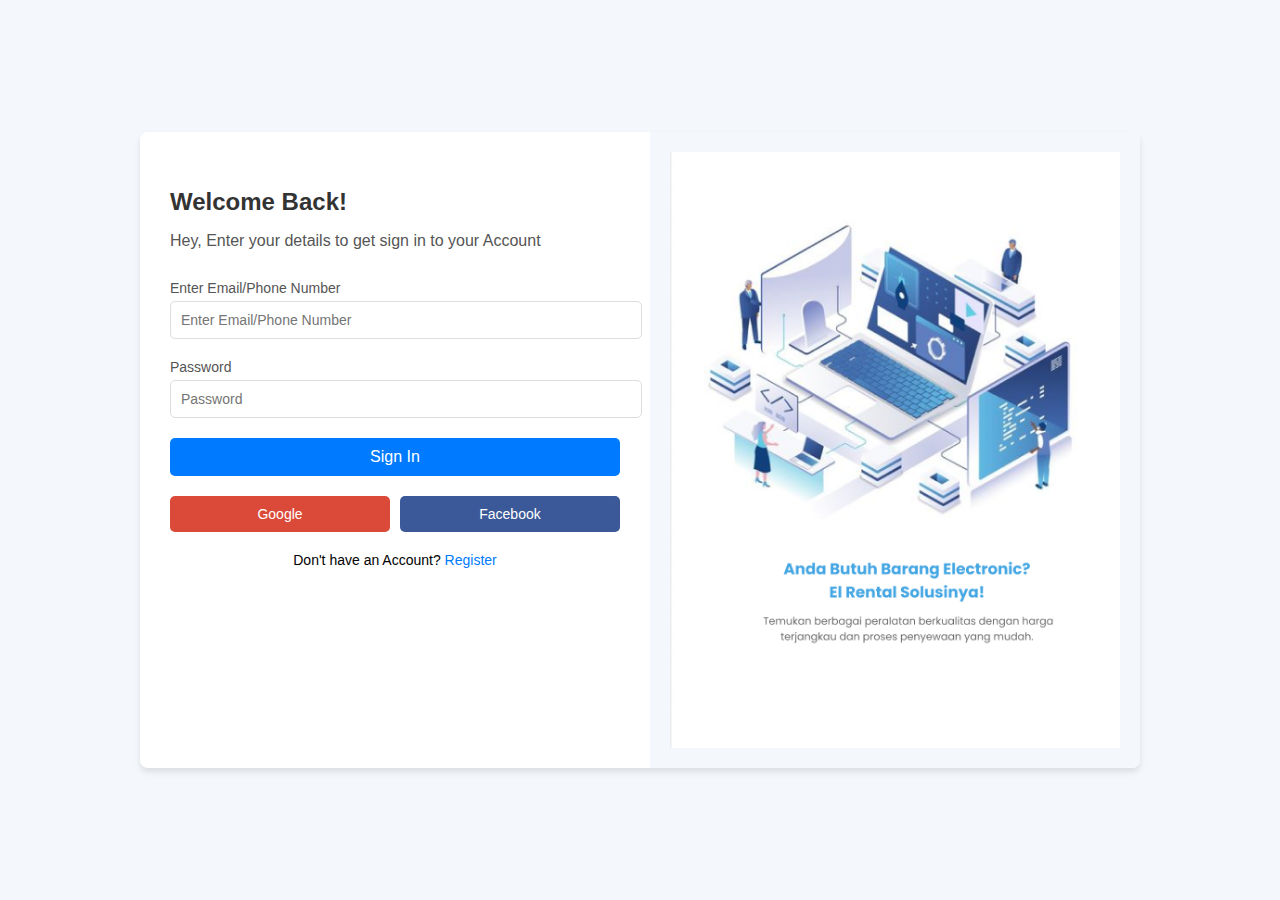
<file: sign-in.html>
<!DOCTYPE html>
<html lang="en">
<head>
    <meta charset="UTF-8">
    <meta name="viewport" content="width=device-width, initial-scale=1.0">
    <title>Sign In</title>
    <style>
        body {
            font-family: Arial, sans-serif;
            margin: 0;
            padding: 0;
            display: flex;
            justify-content: center;
            align-items: center;
            min-height: 100vh;
            background-color: #f4f8fc;
        }
        .container {
            display: flex;
            max-width: 1000px;
            width: 90%;
            background: #fff;
            border-radius: 8px;
            box-shadow: 0 4px 6px rgba(0, 0, 0, 0.1);
            overflow: hidden;
        }
        .left {
            flex: 1;
            padding: 40px 30px;
        }
        .right {
            flex: 1;
            display: flex;
            justify-content: center;
            align-items: center;
            background-color: #f4f8fc;
            padding: 20px;
        }
        .right img {
            max-width: 100%;
            height: auto;
        }
        h1 {
            font-size: 24px;
            color: #333;
            margin-bottom: 10px;
        }
        p {
            color: #555;
            margin-bottom: 30px;
        }
        .form-group {
            margin-bottom: 20px;
        }
        .form-group label {
            display: block;
            font-size: 14px;
            margin-bottom: 5px;
            color: #555;
        }
        .form-group input {
            width: 100%;
            padding: 10px;
            border: 1px solid #ddd;
            border-radius: 5px;
            font-size: 14px;
        }
        .form-group input:focus {
            border-color: #007bff;
            outline: none;
        }
        .forgot-password {
            display: block;
            text-align: right;
            font-size: 12px;
            margin-bottom: 20px;
            color: #007bff;
            text-decoration: none;
        }
        .forgot-password:hover {
            text-decoration: underline;
        }
        .sign-in-btn {
            width: 100%;
            padding: 10px;
            background-color: #007bff;
            border: none;
            border-radius: 5px;
            color: #fff;
            font-size: 16px;
            cursor: pointer;
        }
        .sign-in-btn:hover {
            background-color: #0056b3;
        }
        .social-signin {
            display: flex;
            justify-content: space-between;
            margin-top: 20px;
        }
        .social-signin button {
            flex: 1;
            padding: 10px;
            border: none;
            border-radius: 5px;
            font-size: 14px;
            cursor: pointer;
            margin-right: 10px;
        }
        .social-signin button:last-child {
            margin-right: 0;
        }
        .google {
            background-color: #db4a39;
            color: #fff;
        }
        .facebook {
            background-color: #3b5998;
            color: #fff;
        }
        .register {
            margin-top: 20px;
            text-align: center;
            font-size: 14px;
        }
        .register a {
            color: #007bff;
            text-decoration: none;
        }
        .register a:hover {
            text-decoration: underline;
        }
    </style>
</head>
<body>
    <div class="container">
        <div class="left">
            <h1>Welcome Back!</h1>
            <p>Hey, Enter your details to get sign in to your Account</p>
            <form id="login-form">
                <div class="form-group">
                    <label for="email">Enter Email/Phone Number</label>
                    <input type="text" id="email" name="email" placeholder="Enter Email/Phone Number" required>
                </div>
                <div class="form-group">
                    <label for="password">Password</label>
                    <input type="password" id="password" name="password" placeholder="Password" required>
                </div>
                <button type="submit" class="sign-in-btn">Sign In</button>
            </form>
            
            <div class="social-signin">
                <button class="google">Google</button>
                <button class="facebook">Facebook</button>
            </div>
            <div class="register">
                Don't have an Account? <a href="sign-up.html">Register</a>
            </div>
        </div>
        <div class="right">
            <img src="src/register.png" alt="Illustration">
        </div>
    </div>
</body>

<script>
    document.getElementById('login-form').addEventListener('submit', function(event) {
        event.preventDefault(); // Prevent default form submission
        // Fetching dummy email and password for demonstration
        const email = document.getElementById('email').value;
        const password = document.getElementById('password').value;

        // Log the email and password to the console (optional)
        console.log(`Email: ${email}, Password: ${password}`);

        // Redirect to the dummy index.html
        window.location.href = 'beranda.html';
    });
</script>
</html>
</file>
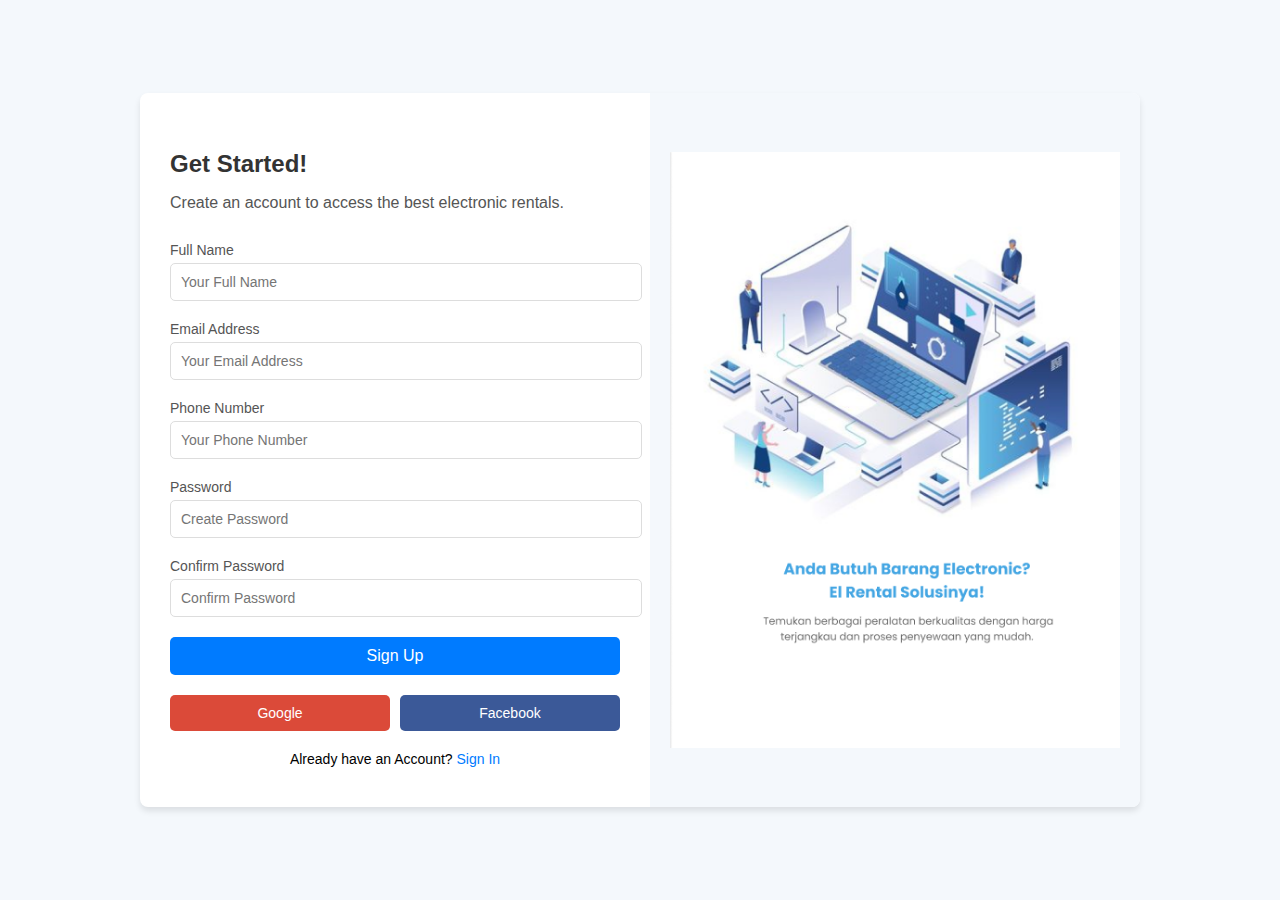
<file: sign-up.html>
<!DOCTYPE html>
<html lang="en">
<head>
    <meta charset="UTF-8">
    <meta name="viewport" content="width=device-width, initial-scale=1.0">
    <title>Sign Up</title>
    <style>
        body {
            font-family: Arial, sans-serif;
            margin: 0;
            padding: 0;
            display: flex;
            justify-content: center;
            align-items: center;
            min-height: 100vh;
            background-color: #f4f8fc;
        }
        .container {
            display: flex;
            max-width: 1000px;
            width: 90%;
            background: #fff;
            border-radius: 8px;
            box-shadow: 0 4px 6px rgba(0, 0, 0, 0.1);
            overflow: hidden;
        }
        .left {
            flex: 1;
            padding: 40px 30px;
        }
        .right {
            flex: 1;
            display: flex;
            justify-content: center;
            align-items: center;
            background-color: #f4f8fc;
            padding: 20px;
        }
        .right img {
            max-width: 100%;
            height: auto;
        }
        h1 {
            font-size: 24px;
            color: #333;
            margin-bottom: 10px;
        }
        p {
            color: #555;
            margin-bottom: 30px;
        }
        .form-group {
            margin-bottom: 20px;
        }
        .form-group label {
            display: block;
            font-size: 14px;
            margin-bottom: 5px;
            color: #555;
        }
        .form-group input {
            width: 100%;
            padding: 10px;
            border: 1px solid #ddd;
            border-radius: 5px;
            font-size: 14px;
        }
        .form-group input:focus {
            border-color: #007bff;
            outline: none;
        }
        .sign-up-btn {
            width: 100%;
            padding: 10px;
            background-color: #007bff;
            border: none;
            border-radius: 5px;
            color: #fff;
            font-size: 16px;
            cursor: pointer;
        }
        .sign-up-btn:hover {
            background-color: #0056b3;
        }
        .social-signin {
            display: flex;
            justify-content: space-between;
            margin-top: 20px;
        }
        .social-signin button {
            flex: 1;
            padding: 10px;
            border: none;
            border-radius: 5px;
            font-size: 14px;
            cursor: pointer;
            margin-right: 10px;
        }
        .social-signin button:last-child {
            margin-right: 0;
        }
        .google {
            background-color: #db4a39;
            color: #fff;
        }
        .facebook {
            background-color: #3b5998;
            color: #fff;
        }
        .register {
            margin-top: 20px;
            text-align: center;
            font-size: 14px;
        }
        .register a {
            color: #007bff;
            text-decoration: none;
        }
        .register a:hover {
            text-decoration: underline;
        }
    </style>
</head>
<body>
    <div class="container">
        <div class="left">
            <h1>Get Started!</h1>
            <p>Create an account to access the best electronic rentals.</p>
            <form id="sign-up-form">
                <div class="form-group">
                    <label for="full-name">Full Name</label>
                    <input type="text" id="full-name" name="full-name" placeholder="Your Full Name" required>
                </div>
                <div class="form-group">
                    <label for="email">Email Address</label>
                    <input type="email" id="email" name="email" placeholder="Your Email Address" required>
                </div>
                <div class="form-group">
                    <label for="phone">Phone Number</label>
                    <input type="text" id="phone" name="phone" placeholder="Your Phone Number" required>
                </div>
                <div class="form-group">
                    <label for="password">Password</label>
                    <input type="password" id="password" name="password" placeholder="Create Password" required>
                </div>
                <div class="form-group">
                    <label for="confirm-password">Confirm Password</label>
                    <input type="password" id="confirm-password" name="confirm-password" placeholder="Confirm Password" required>
                </div>
                <button type="submit" class="sign-up-btn">Sign Up</button>
            </form>
            
            <div class="social-signin">
                <button class="google">Google</button>
                <button class="facebook">Facebook</button>
            </div>
            <div class="register">
                Already have an Account? <a href="sign-in.html">Sign In</a>
            </div>
        </div>
        <div class="right">
            <img src="src/register.png" alt="Sign Up Illustration">
        </div>
    </div>
</body>
<script>
    document.getElementById('sign-up-form').addEventListener('submit', function(event) {
        event.preventDefault(); // Prevent default form submission

        // Simulate sign-up success
        const fullName = document.getElementById('full-name').value;
        const email = document.getElementById('email').value;

        // Log data to console (optional)
        console.log(`Sign-up successful for: ${fullName} (${email})`);

        // Redirect to index.html
        window.location.href = 'beranda.html';
    });
</script>
</html>
</file>
